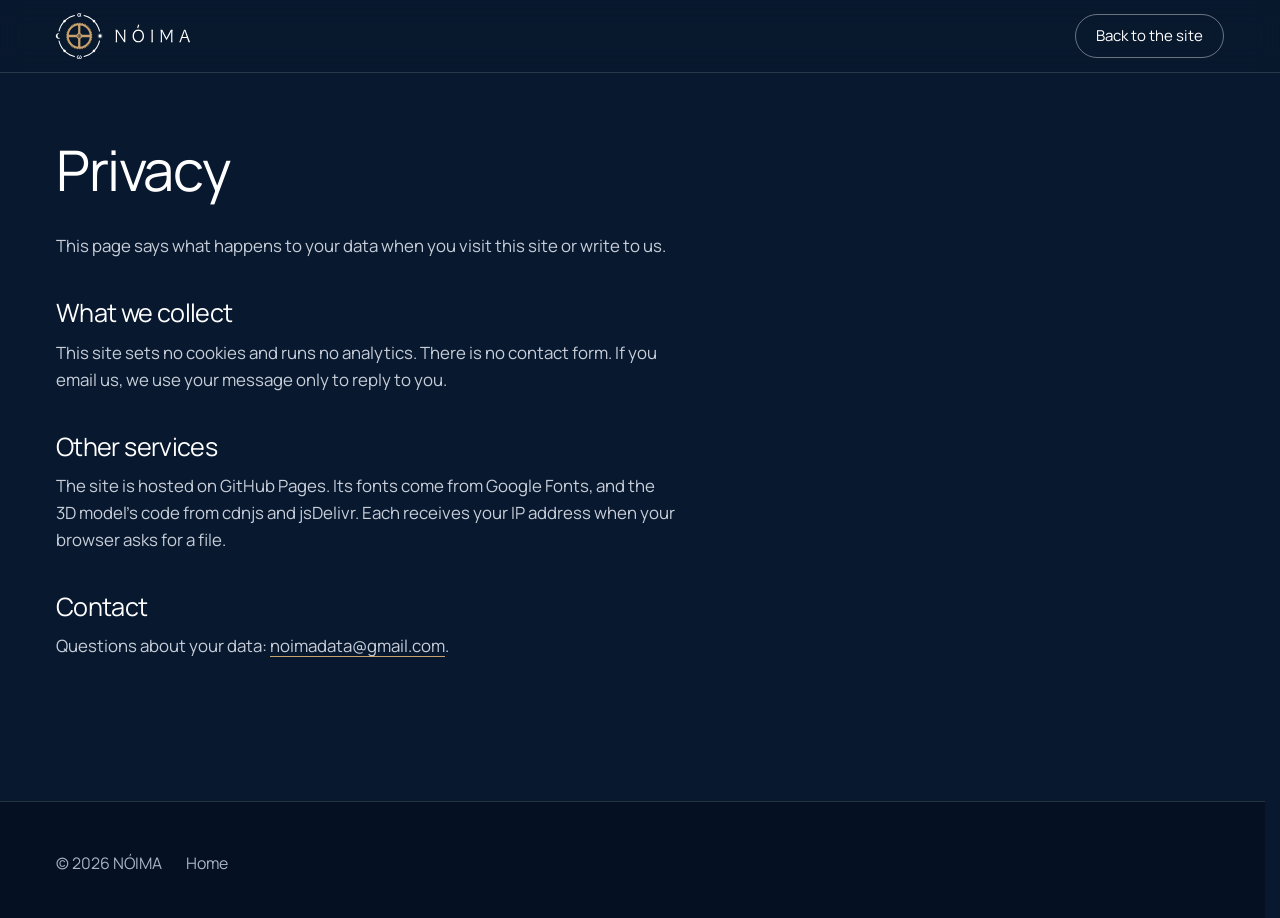
<file: privacy.html>
<!doctype html>
<html lang="en">
<head>
<meta charset="utf-8">
<meta name="viewport" content="width=device-width, initial-scale=1">
<title>Privacy · NÓIMA</title>
<meta name="theme-color" content="#08182E">
<script>(function(){var t;/* light mode paused */if(t!=='light')t='dark';document.documentElement.dataset.theme=t;})();</script>
<link rel="icon" href="assets/brand/favicon.svg" type="image/svg+xml">
<link rel="icon" href="assets/brand/favicon.ico" sizes="any">
<link rel="preconnect" href="https://fonts.googleapis.com">
<link rel="preconnect" href="https://fonts.gstatic.com" crossorigin>
<link rel="stylesheet" href="https://fonts.googleapis.com/css2?family=Manrope:wght@300..600&display=swap">
<link rel="stylesheet" href="css/style.css?v=105">
<link rel="canonical" href="https://noimadata.com/privacy.html">
<meta name="description" content="What happens to your data when you visit the NÓIMA website or write to us.">
</head>
<body>
<header class="nav scrolled">
  <div class="wrap nav-in">
    <a class="logo" href="index.html" aria-label="NÓIMA home"><img src="assets/brand/noima-horizontal-no-tagline-bronze-white-transparent.svg" alt="NÓIMA"></a>
    <a class="nav-cta" href="index.html">Back to the site</a>
  </div>
</header>
<main class="wrap legal">
  <h1>Privacy</h1>
  <p>This page says what happens to your data when you visit this site or write to us.</p>
  <h2>What we collect</h2>
  <p>This site sets no cookies and runs no analytics. There is no contact form. If you email us, we use your message only to reply to you.</p>
  <h2>Other services</h2>
  <p>The site is hosted on GitHub Pages. Its fonts come from Google Fonts, and the 3D model’s code from cdnjs and jsDelivr. Each receives your IP address when your browser asks for a file.</p>
  <h2>Contact</h2>
  <p>Questions about your data: <a href="mailto:noimadata@gmail.com">noimadata@gmail.com</a>.</p>
</main>
<footer><div class="wrap foot-in"><p class="foot-legal"><span>© 2026 NÓIMA</span><a href="index.html">Home</a></p></div></footer>
</body>
</html>
</file>
<file: css/style.css>
/* NÓIMA website.
   Elegant first: generous space, hairlines, calm motion.
   Palette: navy, bronze, silver and white only. Bronze means "look here" (one emphasised word, numerals, small
   labels, focus, selection); silver and white carry the reading text. Rebuilt 20 Nov 2026 after the full review
   (docs/review/01-ux-ui.md): one container, one type scale, one card, one reveal.
   The explorer's styles are in explorer.css. */
:root {
  /* Navy ramp */
  --navy-950: #08182E;      /* menu sheet, explorer backdrop: the same navy as the page (the near-black #050F1F was too dark) */
  --navy-900: #08182E;      /* the base page colour (the logo navy) */
  --navy-800: #0C2140;      /* alternate sections */
  --navy-700: #0E2546;      /* call to action */
  --navy-600: #0C2039;      /* cards, panels, tooltips: the page navy lifted only a touch (the lighter #102A4E read as a blue box) */
  --card-line: rgba(255, 255, 255, .2);   /* the fine silver outline that defines a box */
  --navy-500: #17386A;      /* hover fill of a row */
  /* Bronze */
  --bronze: #C9A16C;
  --bronze-hi: #E0BE8E;
  --bronze-wash: rgba(201, 161, 108, .14);
  --gear: #C9A16C;         /* the gear in the inline logos (index.html) */
  /* Silver and white: text and lines */
  --fg: #FFFFFF;
  --text-2: #C7CED9;        /* body text */
  --text-3: #A9B4C4;        /* small labels and captions */
  --silver-100: #EEF1F5;
  --silver-500: #8E9BB0;
  --line: rgba(255, 255, 255, .14);         /* dividers (decorative) */
  --line-strong: rgba(255, 255, 255, .4);   /* outlines of buttons and controls */
  /* Section tints. The stars sit behind the page, so sections are tinted, not painted: these give #0C2140 and
     #0E2546 over the navy while the stars still show through. */
  --tint-foot: rgba(1, 6, 16, .36);   /* over the navy this gives about #051225: the call to action and the footer (.5 and .58 were too dark on desktop, .24 too light) */
  /* Motion */
  --ease: cubic-bezier(.22, .61, .2, 1);
  --ease-io: cubic-bezier(.65, 0, .35, 1);
  --dur-1: 120ms; --dur-2: 200ms; --dur-3: 320ms; --dur-4: 480ms; --dur-5: 700ms;
  /* Layout: one container for everything */
  --gut: 20px;
  --sec: 72px;
  --pad: 24px;              /* card padding */
  --gap: 24px;
  /* Type: Manrope for everything. The logo keeps GFS Neohellenic. */
  --f-head: 'Manrope', system-ui, sans-serif;
  --f-body: 'Manrope', system-ui, sans-serif;
  --fs-display: clamp(40px, 4.5vw + 23px, 96px);
  --fs-h2: clamp(30px, 2.2vw + 22px, 56px);
  --fs-h3l: clamp(24px, .95vw + 20.4px, 34px);
  --fs-h3: clamp(21px, .47vw + 19.2px, 26px);
  --fs-lead: clamp(17px, .28vw + 16px, 20px);
  --fs-body: clamp(16px, .1vw + 15.6px, 17px);
  --fs-small: clamp(15px, .1vw + 14.6px, 16px);
  --fs-label: clamp(12px, .1vw + 11.6px, 13px);
  color-scheme: dark;
}
@media (min-width: 768px) { :root { --gut: 40px; --sec: 96px; --pad: 32px; } }
@media (min-width: 1024px) { :root { --gut: 56px; --sec: 128px; } }
@media (min-width: 1440px) { :root { --gut: 72px; --sec: 160px; } }

*, *::before, *::after { box-sizing: border-box; margin: 0; padding: 0; }
html { -webkit-text-size-adjust: 100%; scroll-behavior: smooth; scrollbar-gutter: stable; scroll-padding-top: 72px; }
body {
  background: var(--navy-900); color: var(--fg);
  font-family: var(--f-body); font-weight: 400; font-size: var(--fs-body); line-height: 1.6;
  overflow-x: hidden;
  -webkit-font-smoothing: antialiased;
}
body.landing-on, body.menu-open { overflow: hidden; }
body.landing-on { height: 100vh; }
a { color: inherit; text-decoration: none; }
button { font: inherit; color: inherit; background: none; border: 0; cursor: pointer; }
img { display: block; max-width: 100%; }
ul, ol { list-style: none; }
b, strong { font-weight: 500; }
em { font-style: normal; color: var(--bronze); }
h1, h2, h3 { font-family: var(--f-head); font-weight: 400; line-height: 1.08; letter-spacing: -.025em; text-wrap: balance; }
h2 { font-size: var(--fs-h2); max-width: 30ch; }
h3 { font-size: var(--fs-h3); line-height: 1.2; letter-spacing: -.015em; }
p { text-wrap: pretty; }
::selection { background: var(--bronze); color: #08182E; }
:focus-visible { outline: 2px solid var(--bronze); outline-offset: 3px; border-radius: 4px; }

.wrap { width: 100%; max-width: 1320px; margin-inline: auto; padding-inline: var(--gut); }
main { position: relative; z-index: 1; overflow-x: clip; }
main:focus { outline: none; }
#sky { position: fixed; inset: 0; width: 100%; height: 100%; z-index: 0; pointer-events: none; }
/* During the landing the page content is hidden (the sky stays visible behind the logo); at the hand-over it fades in */
main, footer, .nav-links, .nav-end { transition: opacity 1.1s cubic-bezier(.45, 0, .55, 1); }
body.landing-on main, body.landing-on footer, body.landing-on .nav-links, body.landing-on .nav-end { opacity: 0; }
body.landing-on.landing-leaving main, body.landing-on.landing-leaving footer, body.landing-on.landing-leaving .nav-links, body.landing-on.landing-leaving .nav-end { opacity: 1; }

section { position: relative; padding-block: var(--sec); }
/* One dark navy from top to bottom (Giannis, 20 Nov 2026). Sections are separated by a hairline and generous space, and
   each has one soft light, like the one behind the model in the hero, alternating sides. Each light fades out inside
   its own section, so no edge is ever cut. */
main > section + section::before { content: ""; position: absolute; inset: 0 0 auto; height: 1px; background: var(--line); transform: scaleX(0); transform-origin: left; transition: transform 1200ms var(--ease-io); }
main > section.seen::before { transform: none; }
/* On desktop every section is at least one window tall, with its content centred, so only one section (and one
   dividing line) is in view at a time (Giannis, 20 Nov 2026). */
@media (min-width: 1024px) {
  main > section:not(.hero) { min-height: 100svh; display: flex; align-items: center; }
  main > section:not(.hero) > .wrap { width: 100%; }
}
main > section:not(.hero):not(.contact)::after { content: ""; position: absolute; inset: 0; z-index: -1; pointer-events: none; background: radial-gradient(ellipse max(38%, 340px) 36% at 12% 50%, rgba(16, 42, 78, .85) 0%, rgba(8, 24, 46, 0) 100%); }
main > section:not(.hero):not(.contact):nth-of-type(odd)::after { background: radial-gradient(ellipse max(38%, 340px) 36% at 88% 50%, rgba(16, 42, 78, .85) 0%, rgba(8, 24, 46, 0) 100%); }
/* Tied to the scroll position itself (where the browser supports it): the light in each section drifts as the section
   passes, and the hero's words and model lift and fade as they leave. */
@supports (animation-timeline: view()) {
  @media (prefers-reduced-motion: no-preference) {
    main > section:not(.hero):not(.contact)::after { animation: glowDrift linear both; animation-timeline: view(); }
    .hero-grid { animation: heroOut linear both; animation-timeline: view(); animation-range: exit 0% exit 85%; }
  }
}
@keyframes glowDrift { from { translate: 0 -14%; } to { translate: 0 14%; } }
@keyframes heroOut { to { opacity: .1; translate: 0 -56px; } }
/* the one background change on the page: the call to action and the footer sit on a darker blue (the stars still show) */
/* it comes in gradually: the navy deepens over the first 40% of the section, and there is no dividing line above it */
main > section.contact { background: linear-gradient(to bottom, rgba(1, 6, 16, 0) 0%, var(--tint-foot) min(40%, 420px)); }
main > section.contact::before { display: none; }
/* on phones the fade is short (120 px), so the navy above and the darker blue below are in view together; a long fade
   fills the small screen and the change goes unnoticed */
@media (max-width: 767px) { main > section.contact { background: linear-gradient(to bottom, rgba(1, 6, 16, 0) 0, var(--tint-foot) 120px); } }



/* Section opener: the same everywhere. Label, heading, lead, all on one left edge. */
.opener { margin-bottom: clamp(32px, 4vw, 56px); }
.label { display: flex; align-items: center; gap: 12px; font-size: var(--fs-label); letter-spacing: .16em; text-transform: uppercase; color: var(--text-3); margin-bottom: 24px; }
.gn { text-transform: none; letter-spacing: .04em; font-size: 17px; color: var(--bronze); }
.label .gn::after { content: ""; display: inline-block; width: 24px; height: 1px; background: var(--bronze); vertical-align: middle; margin-left: 12px; }
.label-sm { display: block; font-size: var(--fs-label); letter-spacing: .16em; text-transform: uppercase; color: var(--text-3); }
.section-lead { color: var(--text-2); max-width: 48ch; margin-top: 24px; font-size: var(--fs-lead); line-height: 1.5; }

/* ---------- Reveal: one pattern. A quiet rise of 16 px, once. ---------- */
[data-reveal] { opacity: 0; translate: 0 16px; transition: opacity var(--dur-5) var(--ease), translate var(--dur-5) var(--ease); transition-delay: calc(var(--i, 0) * 60ms); }
[data-reveal].in { opacity: 1; translate: 0 0; }
/* the hero headline alone rises word by word */
.w { display: inline-block; overflow: hidden; vertical-align: top; padding: .08em 0 .16em; margin: -.08em 0 -.16em; }
.wi { display: inline-block; transform: translateY(105%); transition: transform var(--dur-5) var(--ease); transition-delay: calc(60ms + var(--i) * 60ms); }
.in .wi { transform: none; }

/* ---------- Buttons ---------- */
.btn { display: inline-flex; align-items: center; justify-content: center; gap: 10px; min-height: 48px; padding: 12px 26px; border-radius: 99px; border: 1px solid var(--line-strong); font-size: 16px; letter-spacing: .01em; white-space: nowrap; transition: border-color var(--dur-2), background-color var(--dur-2), color var(--dur-2), scale var(--dur-2) var(--ease); }
/* hover: a filled button changes colour completely; an outline button changes its border colour. No glow, no see-through
   fill, no lift (Giannis, 20 Nov 2026). */
.btn:hover { border-color: var(--bronze); scale: 1.05; }
.btn:active { scale: .98; }

.btn-solid { background: #FFFFFF; color: #08182E; border-color: #FFFFFF; }
.btn-solid:hover { background: var(--bronze); border-color: var(--bronze); color: #08182E; }
.btn-solid:focus-visible, .nav-cta:focus-visible, .btn:focus-visible { border-radius: 99px; }
.btn .ico { transition: scale var(--dur-2) var(--ease); }

.btn-sm { min-height: 40px; padding: 8px 18px; font-size: 15px; }
.btn .ico, .icon-btn svg { width: 20px; height: 20px; fill: none; stroke: currentColor; stroke-width: 1.5; stroke-linecap: round; stroke-linejoin: round; flex: none; }
.icon-btn { width: 44px; height: 44px; border-radius: 50%; display: grid; place-items: center; border: 1px solid var(--line-strong); color: var(--text-2); transition: border-color var(--dur-2), color var(--dur-2), background-color var(--dur-2), scale var(--dur-2) var(--ease); }
.icon-btn:hover { border-color: var(--bronze); color: var(--fg); scale: 1.1; }
.icon-btn:focus-visible { border-radius: 50%; }

/* One card */
/* There are no boxes on the page: content is set in the open, divided by hairlines (Giannis, 20 Nov 2026). */
.card { position: relative; }

/* ---------- Landing ---------- */
.landing { position: fixed; inset: 0; z-index: 200; background: transparent; color: var(--fg); display: grid; place-items: center; cursor: pointer; }
.landing.leaving { pointer-events: none; }
.landing-logo { width: min(80vw, 760px); height: auto; overflow: visible; transform-origin: 0 0; visibility: hidden; will-change: transform; }
.landing-logo .name { transform-box: view-box; will-change: transform; }
.landing-logo.ready { visibility: visible; }
.landing.leaving .landing-logo .tagline { opacity: 0; transition: opacity .5s; }
.landing-skip { position: absolute; bottom: 20px; left: 50%; translate: -50% 0; min-height: 44px; padding: 10px 22px; font-size: 12px; letter-spacing: .16em; text-transform: uppercase; color: var(--text-3); transition: opacity var(--dur-3), color var(--dur-2); }
.landing-skip:hover { color: var(--fg); }
.landing.leaving .landing-skip { opacity: 0; }
body.landing-on .nav .logo { opacity: 0; }

/* ---------- The reading line: from α to ω as the page is read ---------- */
.readline { position: fixed; inset: 0 0 auto; height: 2px; z-index: 70; pointer-events: none; opacity: 0; transition: opacity var(--dur-4); }
.started .readline { opacity: 1; }
.readline i { display: block; height: 100%; background: linear-gradient(90deg, rgba(201, 161, 108, .5), var(--bronze)); transform: scaleX(0); transform-origin: left; }

/* ---------- Header ---------- */
.skip-link { position: fixed; left: 16px; top: -80px; z-index: 300; padding: 12px 18px; border-radius: 10px; background: #FFFFFF; color: #08182E; transition: top var(--dur-2); }
.skip-link:focus { top: 16px; }
.nav { position: fixed; inset: 0 0 auto; z-index: 60; transition: translate var(--dur-3) var(--ease), background-color var(--dur-3), box-shadow var(--dur-3); }
.nav-in { display: flex; align-items: center; justify-content: space-between; gap: 24px; height: 64px; }
.nav.scrolled { background: rgba(8, 24, 46, .88); backdrop-filter: blur(12px); -webkit-backdrop-filter: blur(12px); box-shadow: 0 1px 0 var(--line); }
.nav.hide { translate: 0 -110%; }
body.menu-open .nav { translate: 0 0; background: var(--navy-950); backdrop-filter: none; -webkit-backdrop-filter: none; box-shadow: 0 1px 0 var(--line); }
/* The logo file has clear space around the symbol: its ink starts 5.2% in from the left. The box is pulled left by
   that much, so the symbol itself starts on the page's left edge, in line with the headings below it. */
.logo, .foot-logo { --lw: 132px; position: relative; display: block; width: var(--lw); margin-left: calc(var(--lw) * -.052); aspect-ratio: 306.59 / 125; flex: none; color: var(--fg); }
.logo img { position: absolute; inset: 0; width: 100%; height: 100%; }
.logo-svg { display: block; width: 100%; height: 100%; overflow: visible; }
.spin-logo .dial, .spin-logo .gear { transform-box: view-box; transform-origin: 50px 50px; }
.spin-logo.spin .dial { animation: dialTurn 3.2s cubic-bezier(.45, .05, .25, 1); }
.spin-logo.spin .gear { animation: gearTurn 3.2s cubic-bezier(.45, .05, .25, 1); }
@keyframes dialTurn { to { transform: rotate(-360deg); } }
@keyframes gearTurn { to { transform: rotate(360deg); } }
.logo { transition: opacity .5s; }
.nav-links { display: none; gap: 32px; font-size: 15px; }
.nav-links a { position: relative; padding: 10px 0; color: var(--text-2); transition: color var(--dur-2); }
.nav-links a::after { content: ""; position: absolute; left: 0; right: 0; bottom: 4px; height: 1px; background: var(--bronze); transform: scaleX(0); transform-origin: left; transition: transform var(--dur-2) var(--ease); }
.nav-links a:hover, .nav-links a[aria-current] { color: var(--fg); }
.nav-links a:hover::after, .nav-links a[aria-current]::after { transform: scaleX(1); }
.nav-end { display: flex; align-items: center; gap: 8px; }
.nav-cta { display: inline-flex; align-items: center; min-height: 44px; border: 1px solid var(--line-strong); border-radius: 99px; padding: 8px 20px; font-size: 15px; white-space: nowrap; transition: border-color var(--dur-2), background-color var(--dur-2), color var(--dur-2), scale var(--dur-2) var(--ease); }
.nav-cta:hover { border-color: var(--bronze); scale: 1.05; }
/* under 1024 px the Contact pill is lower, to sit level with the two-line menu button; its tap area stays 44 px tall */
@media (max-width: 1023px) {
  .nav-cta { position: relative; min-height: 34px; padding: 5px 16px; font-size: 14px; }
  .nav-cta::after { content: ""; position: absolute; inset: -5px 0; }
}
.cta-l { display: none; }
.menu-btn { position: relative; width: 44px; height: 44px; margin-right: -10px; border-radius: 50%; }
.menu-btn span { position: absolute; left: 12px; width: 20px; height: 1.5px; background: currentColor; border-radius: 2px; transition: transform var(--dur-2) var(--ease), top var(--dur-2) var(--ease); }
.menu-btn span:first-child { top: 18px; }
.menu-btn span:last-child { top: 25px; }
.menu-btn[aria-expanded="true"] span:first-child { top: 21.5px; transform: rotate(45deg); }
.menu-btn[aria-expanded="true"] span:last-child { top: 21.5px; transform: rotate(-45deg); }
.menu-btn:focus-visible { border-radius: 50%; }
@media (min-width: 1024px) {
  .nav-in { height: 72px; }
  .logo { --lw: 150px; }
  .nav-links { display: flex; }
  .menu-btn { display: none; }
  .cta-l { display: inline; } .cta-s { display: none; }
}

/* The menu for phones and tablets: a full-screen sheet under the header */
.menu { position: fixed; inset: 0; z-index: 55; padding-top: 88px; padding-bottom: 32px; background: var(--navy-950); overflow-y: auto; display: flex; flex-direction: column; opacity: 0; transition: opacity var(--dur-3) var(--ease); }
.menu[hidden] { display: none; }
.menu.open { opacity: 1; }
.menu nav a { display: flex; align-items: center; gap: 18px; min-height: 64px; font-size: 28px; letter-spacing: -.02em; border-bottom: 1px solid var(--line); opacity: 0; translate: 0 12px; transition: opacity var(--dur-3) var(--ease), translate var(--dur-3) var(--ease); transition-delay: calc(var(--i, 0) * 40ms); }
.menu.open nav a { opacity: 1; translate: 0 0; }
.menu nav .gn { width: 28px; font-size: 16px; }
.menu-foot { margin-top: auto; padding-top: 32px; color: var(--text-2); }
.menu-foot a { display: inline-flex; align-items: center; min-height: 44px; }
@media (min-width: 1024px) { .menu { display: none; } }

/* ---------- Hero ---------- */
.hero { padding: 0; min-height: 100svh; display: flex; overflow: hidden; }
.hero-grid { position: relative; display: grid; align-content: center; row-gap: 20px; padding-top: 76px; padding-bottom: 40px; }
.hero-def { display: flex; flex-wrap: wrap; align-items: baseline; gap: 4px 14px; margin-bottom: 20px; }
.hd-word { font-family: 'GFS Neohellenic', Georgia, serif; font-size: clamp(26px, 2.2vw, 34px); line-height: 1; color: var(--bronze); }
.hd-mean { color: var(--text-2); font-size: var(--fs-small); }
.hero h1 { font-size: var(--fs-display); line-height: 1.02; letter-spacing: -.03em; }
.hero-sub { margin-top: 24px; color: var(--text-2); max-width: 44ch; font-size: var(--fs-lead); line-height: 1.5; }
.hero-actions { display: flex; flex-wrap: wrap; gap: 10px 12px; margin-top: 32px; }
/* The live 3D model is in the hero on every screen (Giannis, 20 Nov 2026). On phones it sits above the words; from
   768 px it sits beside them. It works the same everywhere. If the 3D cannot run at all, .mech-fallback shows. */
.hero-bg { position: absolute; inset: 0; pointer-events: none; background: radial-gradient(70% 30% at 50% 28%, rgba(16, 42, 78, .9) 0%, rgba(8, 24, 46, 0) 100%); }
.hero-stage { order: -1; position: relative; display: grid; justify-items: center; gap: 10px; min-width: 0; opacity: 0; transition: opacity var(--dur-5) var(--ease) .2s; }
.started .hero-stage, .hero.no-gl .hero-stage { opacity: 1; }
.mech-title { font-size: var(--fs-label); letter-spacing: .16em; text-transform: uppercase; color: var(--text-3); text-align: center; }
.mech-box { position: relative; width: 100%; height: clamp(200px, 34svh, 340px); }
#mech { position: absolute; inset: 0; width: 100%; height: 100%; opacity: 0; transition: opacity var(--dur-5) var(--ease); }
.mech-on #mech { opacity: 1; }
.mech-fallback { display: none; position: absolute; inset: 12%; width: 76%; height: 76%; object-fit: contain; }
.hero.no-gl .mech-fallback { display: block; }
.hero.no-gl #mech, .hero.no-gl .mech-cap, .hero.no-gl .mech-title { display: none; }
.mech-cap { display: grid; justify-items: center; gap: 14px; width: 100%; }
.mech-stage { display: flex; justify-content: center; align-items: baseline; gap: 10px; white-space: nowrap; font-size: 14px; }
/* The model can be turned on every screen: a sideways drag rotates it, an up-and-down swipe still scrolls the page.
   There are no buttons: it always turns, and about a second after you let go it glides back to its starting view. */
#mech { cursor: grab; touch-action: pan-y; }
#mech.dragging { cursor: grabbing; }
/* The hero says less as the screen gets smaller: under 1024 px the definition drops the pronunciation and the sentence
   is the short one. */
.hs-short { display: none; }
@media (max-width: 1023px) {
  .hd-long, .hs-long { display: none; }
  .hs-short { display: inline; }
}
@media (min-width: 768px) {
  .hero-bg { background: radial-gradient(42% 52% at 76% 50%, rgba(16, 42, 78, .9) 0%, rgba(8, 24, 46, 0) 100%); }
  .hero-grid { grid-template-columns: repeat(12, 1fr); column-gap: var(--gap); align-content: stretch; align-items: center; padding-top: 72px; padding-bottom: 0; }
  .hero-copy { grid-column: 1 / span 7; }
  .hero-stage { order: 0; grid-column: 8 / span 5; gap: 20px; }
  .mech-title { display: block; }
  .mech-box { height: clamp(300px, 46svh, 540px); }
  .mech-stage { font-size: 15px; }
}
@media (min-width: 1024px) {
  .hero { min-height: 640px; height: 100svh; }
  .mech-box { height: clamp(320px, 58vh, 540px); }
  .mech-stage { min-width: 250px; }
}
.ms-n { color: var(--bronze); font-variant-numeric: tabular-nums; }
.ms-n, .ms-t { display: inline-block; transition: opacity var(--dur-3) var(--ease), translate var(--dur-3) var(--ease); }
.ms-t.swap, .ms-n.swap { opacity: 0; translate: 0 6px; }
.mech-pause .i-play { display: none; fill: currentColor; stroke: none; }
.mech-pause[aria-pressed="true"] .i-play { display: block; }
.mech-pause[aria-pressed="true"] .i-pause { display: none; }

/* ---------- αʹ What we do: one row per service. The name and the benefit show; a click on the row opens "What you get"
   beneath it. Click only: nothing changes when the pointer just passes over. ---------- */
.services { display: grid; } /* each row has a line above it and none under the last: the next section's own line closes the list */
.service { display: grid; grid-template-columns: 40px minmax(0, 1fr) 44px; column-gap: 16px; row-gap: 14px; align-items: center; padding: 28px 0; border-top: 1px solid var(--line); cursor: pointer; }
.service { position: relative; }
.service::before { content: ""; position: absolute; left: 0; right: 0; top: -1px; height: 1px; background: var(--bronze); transform: scaleX(0); transform-origin: left; transition: transform 600ms var(--ease-io); }
.service.on::before { transform: none; }
.svc-top { grid-column: 1; grid-row: 1; display: flex; }
.svc-ico { width: 36px; height: 36px; fill: none; stroke: var(--bronze); stroke-width: 1.5; stroke-linecap: round; stroke-linejoin: round; }
.service h3 { grid-column: 2; grid-row: 1; font-size: clamp(26px, 1.6vw + 18px, 44px); line-height: 1.1; letter-spacing: -.02em; transition: color var(--dur-2); }
.svc-swap { grid-column: 2 / -1; grid-row: 2; min-width: 0; }
.svc-lead { font-size: clamp(19px, .6vw + 16px, 26px); font-weight: 500; line-height: 1.3; color: var(--bronze); margin-bottom: 10px; }
.svc-desc { color: var(--text-2); max-width: 62ch; }
.svc-list { max-height: 0; overflow: hidden; opacity: 0; visibility: hidden; transition: max-height var(--dur-4) var(--ease), padding-top var(--dur-4) var(--ease), opacity var(--dur-3) var(--ease), visibility 0s linear var(--dur-4); }
.service.on .svc-list { max-height: 320px; padding-top: 28px; opacity: 1; visibility: visible; transition: max-height var(--dur-4) var(--ease), padding-top var(--dur-4) var(--ease), opacity var(--dur-3) var(--ease), visibility 0s; }
.ticks-k { margin-bottom: 14px; }
.ticks { display: grid; gap: 10px; align-content: start; }
.ticks li { position: relative; padding-left: 24px; font-size: var(--fs-body); line-height: 1.45; color: var(--fg); max-width: 60ch; }
.ticks li::before { content: ""; position: absolute; left: 0; top: 12px; width: 12px; height: 1px; background: var(--bronze); }
/* the + at the end of the row: the control for keyboard and screen readers; it turns to an × when the row is open */
.svc-more { grid-column: 3; grid-row: 1; justify-self: end; display: grid; place-items: center; width: 44px; height: 44px; color: var(--fg); }
.svc-more .sm-t { position: absolute; width: 1px; height: 1px; overflow: hidden; clip-path: inset(50%); white-space: nowrap; }
.svc-more i { position: relative; width: 40px; height: 40px; border: 1px solid var(--line-strong); border-radius: 50%; transition: border-color var(--dur-2), rotate var(--dur-3) var(--ease), color var(--dur-2), scale var(--dur-2) var(--ease); }
.svc-more i::before, .svc-more i::after { content: ""; position: absolute; left: 50%; top: 50%; width: 12px; height: 1px; background: currentColor; translate: -50% -50%; }
.svc-more i::after { rotate: 90deg; }
.service.on .svc-more i { rotate: 45deg; border-color: var(--bronze); color: var(--bronze); }
.svc-more:focus-visible { border-radius: 50%; outline-offset: 2px; }
@media (hover: hover) and (pointer: fine) {
  .service:hover::before { transform: none; }
  .service:hover .svc-more i { border-color: var(--bronze); scale: 1.1; }
}
@media (min-width: 1024px) {
  .service { grid-template-columns: 64px 4fr 6fr 44px; column-gap: var(--gap); row-gap: 0; align-items: start; padding: 40px 0; }
  .svc-ico { width: 44px; height: 44px; }
  .svc-swap { grid-column: 3; grid-row: 1; }
  .svc-more { grid-column: 4; }
}

/* ---------- βʹ How we work: a track from α to ω that lights up, step by step, as you scroll through it ---------- */
.track { position: relative; display: grid; gap: 40px; padding-left: 64px; }
/* The line is drawn in segments, one from each circle to the next (grey first; bronze fills it when the next step
   lights), so it stops at the last circle and never shows inside one. */
.tstep { position: relative; z-index: 1; }
.tstep:not(:last-child)::before, .tstep:not(:last-child)::after { content: ""; position: absolute; left: -44px; top: 14px; width: 1px; height: calc(100% + 40px); background: var(--line); pointer-events: none; }
.tstep:not(:last-child)::after { background: var(--bronze); transform: scaleY(var(--f, 0)); transform-origin: top; transition: transform 140ms linear; }
/* a step that is not lit yet is quieter, but still easy to read */
.tstep h3, .tstep p { opacity: .4; translate: 0 6px; transition: opacity var(--dur-4) var(--ease), translate var(--dur-4) var(--ease); }
.tstep.lit h3, .tstep.lit p { opacity: 1; translate: 0 0; }
.tstep.lit h3 { color: var(--bronze-hi); }
.tdot { position: absolute; left: -64px; top: -6px; z-index: 1; width: 40px; height: 40px; border-radius: 50%; display: grid; place-items: center; background: var(--navy-900); border: 1px solid var(--line-strong); font-size: 16px; color: var(--text-2); transition: border-color var(--dur-3), color var(--dur-3), box-shadow var(--dur-4), scale var(--dur-3) var(--ease); }
.tstep.lit .tdot { border-color: var(--bronze); color: var(--bronze); }
.tstep h3 { font-size: var(--fs-h3l); line-height: 1.15; letter-spacing: -.02em; margin-bottom: 8px; }
.tstep p { color: var(--text-2); max-width: 46ch; }
@media (min-width: 1024px) {
  .track { grid-template-columns: repeat(4, 1fr); gap: var(--gap); padding-left: 0; padding-top: 72px; }
  .tstep:not(:last-child)::before, .tstep:not(:last-child)::after { left: 20px; top: -52px; width: calc(100% + var(--gap)); height: 1px; }
  .tstep:not(:last-child)::after { transform: scaleX(var(--f, 0)); transform-origin: left; }
  .tdot { left: 0; top: -72px; }
  .tstep p { max-width: 30ch; }
}

/* ---------- γʹ Why NÓIMA, with the tools ---------- */
/* the four reasons: titles in a list; the chosen one's sentence shows large beside it (below it on small screens) */
.faq-q > span { display: flex; align-items: baseline; }
.faq-n { flex: none; min-width: 44px; color: var(--bronze); font-size: var(--fs-label); letter-spacing: .14em; vertical-align: middle; }
@media (min-width: 1024px) {
  .why-top { display: grid; grid-template-columns: 5fr 7fr; column-gap: var(--gap); align-items: start; }
  .why-top .opener { margin-bottom: 0; }
}
.tools { margin-top: clamp(56px, 6vw, 80px); }
.tools-k { margin-bottom: 28px; }
.tool-groups { display: grid; grid-template-columns: 1fr 1fr; gap: 36px var(--gap); }
.tool-group h3 { font-size: var(--fs-small); letter-spacing: 0; color: var(--fg); margin-bottom: 14px; }
.tool-group ul { display: grid; gap: 12px; }
.tool-group li { display: flex; align-items: center; gap: 12px; font-size: var(--fs-small); color: var(--text-2); }
/* each icon's image is set inline in index.html (mask-image), so its address is read from the page, wherever the site is served from */
.tool-group i { width: 20px; height: 20px; flex: none; background: var(--text-3); -webkit-mask-position: center; mask-position: center; -webkit-mask-size: contain; mask-size: contain; -webkit-mask-repeat: no-repeat; mask-repeat: no-repeat; transition: background-color var(--dur-1); }
.tool-group li:hover i { background: var(--bronze); }
@media (min-width: 1024px) { .tool-groups { grid-template-columns: repeat(4, 1fr); } }

/* ---------- δʹ Founders: the card flips over; the back is written to fit the front, so nothing moves ---------- */
.people { display: grid; gap: var(--gap); align-items: stretch; }
.person { position: relative; perspective: 1600px; cursor: pointer; }
.person[data-reveal]:not(.in) { translate: -32px 0; }
.person[data-reveal]:not(.in):nth-child(2) { translate: 32px 0; }
.person .fl { position: relative; display: grid; height: 100%; transform-style: preserve-3d; transition: transform var(--dur-5) cubic-bezier(.6, .05, .25, 1); }
.person.on .fl { transform: rotateY(180deg); }
.person .face { position: relative; grid-area: 1 / 1; min-width: 0; padding: var(--pad); padding-bottom: calc(var(--pad) + 52px);   border: 1px solid var(--line-strong); border-radius: 20px;  backface-visibility: hidden; -webkit-backface-visibility: hidden; transition: border-color var(--dur-2); }
/* both faces share one grid cell, so the card is as tall as its taller side and neither is ever cut off */
.person .back { transform: rotateY(180deg); }
/* nothing is painted on the card itself, only on its two faces, so nothing stays behind while it turns */
.person-k { display: block; font-size: var(--fs-label); letter-spacing: .16em; text-transform: uppercase; color: var(--bronze); }
.person h3 { font-size: var(--fs-h3l); line-height: 1.15; letter-spacing: -.02em; margin-top: 16px; }
.person .role { color: var(--fg); margin: 6px 0 16px; }
.person .bio { color: var(--text-2); max-width: 56ch; }
.person .back .bio { margin-top: 16px; }
.facts { display: grid; margin-top: 24px; }
.facts > div { display: grid; grid-template-columns: 110px 1fr; gap: 16px; padding: 12px 0; border-top: 1px solid var(--line); align-items: start; }
.facts dt { font-size: var(--fs-label); letter-spacing: .16em; text-transform: uppercase; color: var(--text-3); padding-top: 3px; }
.facts dd { color: var(--fg); }
.card-more { position: absolute; right: var(--pad); bottom: 20px; display: flex; align-items: center; gap: 10px; min-height: 44px; font-size: var(--fs-label); letter-spacing: .14em; text-transform: uppercase; color: var(--text-2); }
.cm-i { position: relative; width: 40px; height: 40px; flex: none; border: 1px solid var(--line-strong); border-radius: 50%; transition: border-color var(--dur-2), scale var(--dur-2) var(--ease); }
.cm-i::before, .cm-i::after { content: ""; position: absolute; left: 50%; top: 50%; width: 11px; height: 1px; background: currentColor; translate: -50% -50%; }
.cm-i::after { rotate: 90deg; }
.person .back .cm-i { rotate: 45deg; border-color: var(--bronze); color: var(--bronze); }
.person:focus-visible { outline: none; }
.person:focus-visible .face { outline: 2px solid var(--bronze); outline-offset: 3px; }
@media (max-width: 479px) { .facts > div { grid-template-columns: 1fr; gap: 2px; } }
@media (min-width: 1024px) { .people { grid-template-columns: 1fr 1fr; } }
/* the card turns only on a click (the + in its corner, or anywhere on the card); never on hover */
@media (hover: hover) and (pointer: fine) { .person:hover .cm-i { border-color: var(--bronze); scale: 1.1; } .person:hover .face { border-color: var(--bronze); } }

/* ---------- εʹ Our name and symbol: three parts (the name, the symbol, the logo). Their titles are on the left; a click
   shows that part on the right (under the titles on small screens). ---------- */
.name-text { color: var(--text-2); max-width: 60ch; margin-top: 16px; }

/* Chapter 1: the name */
.greek { font-family: 'GFS Neohellenic', Georgia, serif; font-size: clamp(56px, 3vw + 40px, 92px); line-height: .9; letter-spacing: 0; margin-top: 4px; }
.pron { color: var(--text-2); margin-top: 14px; }
.pron span { color: var(--bronze); }
/* how the word became the name: Greek letters, Latin letters, the logo's capitals. The steps appear left to right. */
.translit { display: flex; flex-wrap: wrap; align-items: center; gap: 10px 16px; margin-top: 16px; font-size: clamp(19px, .4vw + 17px, 23px); color: var(--text-2); }
.translit .tl-el { font-family: 'GFS Neohellenic', Georgia, serif; font-size: 1.25em; line-height: 1; }
.translit .tl-n { color: var(--fg); letter-spacing: .14em; }
.translit i { position: relative; width: 36px; height: 1px; background: var(--bronze); transform-origin: left; }
.translit i::after { content: ""; position: absolute; right: 0; top: -3px; width: 6px; height: 6px; border-top: 1px solid var(--bronze); border-right: 1px solid var(--bronze); rotate: 45deg; }
.translit > span { opacity: 0; transition: opacity var(--dur-2) var(--ease); }
.translit > i { transform: scaleX(0); transition: transform var(--dur-3) var(--ease); }
.translit.in > span { opacity: 1; } .translit.in > i { transform: none; }
.translit > :nth-child(2) { transition-delay: 150ms; } .translit > :nth-child(3) { transition-delay: 300ms; }
.translit > :nth-child(4) { transition-delay: 450ms; } .translit > :nth-child(5) { transition-delay: 600ms; }

/* Chapter 2: the symbol is the stage */
.sym { position: relative; display: grid; grid-template-columns: 1fr 1fr; gap: 12px; align-items: stretch; }
.sym-fig { grid-column: 1 / -1; justify-self: center; width: 150px; margin-bottom: 8px; }
.sym-svg { display: block; width: 100%; height: auto; overflow: visible; color: var(--fg); }
.sym-lines { display: none; position: absolute; inset: 0; width: 100%; height: 100%; overflow: visible; pointer-events: none; }
.sp { transition: opacity var(--dur-2) var(--ease); cursor: pointer; }
.sp-gear { transform-box: view-box; transform-origin: 50px 50px; }
/* it assembles once when it comes into view (1.2 s): the gear turns into place, then the ring, the letters, the Moon and Sun */
.sym .sp { transition: opacity var(--dur-2) var(--ease); } /* no entrance animation: the parts only dim and light when one is highlighted */
/* a chosen part stays at full strength; the others step back */
.sym[data-on] .sp { opacity: .35; }
.sym[data-on="gear"] .sp-gear, .sym[data-on="dial"] .sp-dial, .sym[data-on="ao"] .sp-ao, .sym[data-on="sky"] .sp-sky { opacity: 1; }
.sym[data-picked="gear"] .sp-gear { animation: symTurn 6s var(--ease-io) 1; } /* one turn, then still */
@keyframes symTurn { to { rotate: 360deg; } }
/* the four meanings. Phones: chips (the sentence shows in the panel). */
.sym-row { display: grid; align-content: center; gap: 4px; min-height: 48px; padding: 8px 14px; border: 1px solid var(--line-strong); border-radius: 14px; text-align: left; transition: border-color var(--dur-2), background-color var(--dur-2); }
.sr-t { font-size: 15px; color: var(--fg); transition: color var(--dur-2); }
.sr-d { display: none; color: var(--text-2); font-size: var(--fs-small); line-height: 1.45; }
.sym-row.on { border-color: var(--bronze); }
.sym-row.on .sr-t { color: var(--bronze); }
.sym-row:focus-visible { border-radius: 14px; }
.sym-panel { grid-column: 1 / -1; min-height: 96px; margin-top: 8px; padding: 16px 0 0; border-top: 1px solid var(--line); color: var(--text-2); font-size: var(--fs-small); line-height: 1.45; }
.sym-panel b { display: block; font-weight: 400; font-size: var(--fs-h3); color: var(--bronze); margin-bottom: 4px; }
.sp-hint { color: var(--text-3); }
@media (min-width: 768px) {
  /* tablets: the callouts in a 2 x 2 grid under the symbol, each with its sentence; no panel */
  .sym { gap: 16px var(--gap); }
  .sym-fig { width: 190px; margin-bottom: 12px; }
  .sym-row { align-content: start; min-height: 64px; padding: 16px 18px; border-color: var(--line); }
  .sr-t { font-size: 22px; letter-spacing: -.015em; }
  .sr-d { display: block; }
  .sym-panel { display: none; }
}
@media (min-width: 1280px) {
  /* desktop: the symbol in the middle, two callouts on each side, each joined to its part by a thin bronze line */
  .sym { grid-template-columns: 1fr clamp(190px, 16vw, 240px) 1fr; grid-template-rows: auto auto; gap: 0 clamp(48px, 6vw, 96px); align-items: center; }
  .sym-fig { position: relative; z-index: 1; grid-column: 2; grid-row: 1 / span 2; width: 100%; margin: 0; } /* above the leader lines: a line that crosses the ring passes behind it */
  .sym-lines { display: block; }
  /* both callouts of a row start on the same line, whatever their length */
  .sym-row { align-self: center; max-width: 34ch; min-height: 0; padding: 10px 0; border: 0; border-radius: 6px; background: none !important; }
  .sym-row[data-part="gear"] { grid-column: 1; grid-row: 1; justify-self: end; text-align: right; }
  .sym-row[data-part="ao"] { grid-column: 1; grid-row: 2; justify-self: end; text-align: right; }
  .sym-row[data-part="dial"] { grid-column: 3; grid-row: 1; justify-self: start; }
  .sym-row[data-part="sky"] { grid-column: 3; grid-row: 2; justify-self: start; }
  .sym-row:focus-visible { border-radius: 6px; outline-offset: 6px; }
  .ns-panel .sym { align-items: start; }
  .ns-panel .sym-row { align-self: start; padding-top: 0; }
  .ns-panel .sym-row:nth-of-type(n+3) { padding-top: 20px; }
}
.sym-lines path { fill: none; stroke: var(--bronze); stroke-width: 1; opacity: .5; transition: opacity var(--dur-2); }
.sym-lines circle { fill: var(--bronze); opacity: .6; transition: opacity var(--dur-2); }
.sym-lines .on { opacity: 1 !important; }

.ns { display: grid; gap: 28px; }
.ns-tabs { display: grid; grid-template-columns: repeat(3, 1fr); }
.ns-tab { position: relative; border-top: 1px solid var(--line); display: flex; flex-direction: column; gap: 4px; align-items: flex-start; min-height: 56px; padding: 12px 0; text-align: left; font-size: clamp(18px, .7vw + 15.5px, 28px); line-height: 1.2; letter-spacing: -.02em; color: var(--text-3); transition: color var(--dur-2); }
/* the same bronze line as on the service rows: it draws along the line above a title on hover, and stays for the chosen one */
.ns-tab::after { content: ""; position: absolute; left: 0; right: 0; top: -1px; height: 1px; background: var(--bronze); transform: scaleX(0); transform-origin: left; transition: transform 600ms var(--ease-io); }
.ns-tab.on { color: var(--fg); }
.ns-tab.on::after { transform: none; }
.ns-tab:focus-visible { border-radius: 4px; outline-offset: 2px; }
.ns-panel:not(.on) { display: none; }
.ns-panel.on { animation: nsIn var(--dur-4) var(--ease) both; }
@keyframes nsIn { from { opacity: 0; translate: 0 12px; } }
.join-logo { --lw: min(100%, 440px); width: var(--lw); margin-left: calc(var(--lw) * -.052); } /* the symbol starts on the left edge (see .logo) */
.join-svg { display: block; width: 100%; height: auto; overflow: visible; color: var(--fg); shape-rendering: geometricPrecision; }
.ns-quote { margin-top: 24px; max-width: 46ch; font-size: var(--fs-lead); line-height: 1.5; color: var(--text-2); }
.name-explore { margin-top: 24px; }
@media (hover: hover) and (pointer: fine) { .ns-tab:hover { color: var(--fg); } .ns-tab:hover::after { transform: none; } }
@media (min-width: 1024px) {
  /* titles in a list on the left; the three parts share one space on the right, so nothing moves when you switch */
  .ns { grid-template-columns: 4fr 8fr; column-gap: clamp(40px, 6vw, 96px); align-items: start; }
  .ns-tabs { grid-template-columns: 1fr; }
  .ns-tab { flex-direction: row; align-items: baseline; gap: 0; min-height: 72px; padding: 20px 0; }
  .ns-panels { display: grid; align-items: start; } /* every part starts at the top, level with the line above the first title */
  .ns-panel > :first-child { margin-top: 0; }
  .ns-panel > .greek { margin-top: -.14em; } /* the word's own line box leaves space above its letters */
  .ns-panel .join-logo { margin-top: calc(var(--lw) * -.04); } /* the logo file has empty space above its ink */
  .ns-panel { grid-area: 1 / 1; min-width: 0; }
  .ns-panel:not(.on) { display: block; visibility: hidden; }
}

/* ---------- Questions: click a question to open its answer (the others close) ---------- */
.faqs { display: grid; }
.faq { position: relative; border-top: 1px solid var(--line); }
/* the same bronze line as on the service rows: drawn along the line above on hover, and kept while the row is open */
.faq::before { content: ""; position: absolute; left: 0; right: 0; top: -1px; height: 1px; background: var(--bronze); transform: scaleX(0); transform-origin: left; transition: transform 600ms var(--ease-io); }
.faq.open::before { transform: none; }
@media (hover: hover) and (pointer: fine) { .faq:hover::before { transform: none; } }
.faq h3 { font-size: clamp(20px, .4vw + 18.5px, 24px); }
.faq-q { display: flex; justify-content: space-between; align-items: center; gap: 20px; width: 100%; min-height: 72px; padding: 18px 0; text-align: left; transition: color var(--dur-2); }
.faq-q i { position: relative; flex: none; width: 32px; height: 32px; border: 1px solid var(--line-strong); border-radius: 50%; transition: border-color var(--dur-2), rotate var(--dur-3) var(--ease), background-color var(--dur-2), scale var(--dur-2) var(--ease); }
.faq-q i::before, .faq-q i::after { content: ""; position: absolute; left: 50%; top: 50%; width: 11px; height: 1px; background: currentColor; translate: -50% -50%; transition: opacity var(--dur-2); }
.faq-q i::after { rotate: 90deg; }
.faq-q:hover i { border-color: var(--bronze); scale: 1.1; }
.faq.open .faq-q i { rotate: 180deg; border-color: var(--bronze); }
.faq.open .faq-q i::after { opacity: 0; }
.faq-q:focus-visible { border-radius: 6px; outline-offset: 2px; }
.faq-a { display: grid; grid-template-rows: 0fr; transition: grid-template-rows var(--dur-4) var(--ease); }
.faq-a > div { overflow: hidden; visibility: hidden; transition: visibility 0s linear var(--dur-4); }
.faq.open .faq-a { grid-template-rows: 1fr; }
.faq.open .faq-a > div { visibility: visible; transition: visibility 0s; }
.faq-a p { color: var(--text-2); max-width: 56ch; padding-bottom: 26px; }
/* from 1024 px: the heading on the left, the four questions in one list on the right */
@media (min-width: 1024px) {
  #faq > .wrap { display: grid; grid-template-columns: 5fr 7fr; column-gap: var(--gap); align-items: start; }
  #faq .opener { margin-bottom: 0; }
  #faq { padding-block: calc(var(--sec) * .75); }
}

/* ---------- Call to action: a contact panel ---------- */
.contact-grid { display: grid; gap: 40px; align-items: center; }
.contact-title { font-size: var(--fs-display); line-height: 1.02; letter-spacing: -.03em; max-width: 14ch; }
.contact-text { color: var(--text-2); max-width: 46ch; margin-top: 24px; font-size: var(--fs-lead); line-height: 1.5; }
.contact-where { color: var(--text-3); font-size: var(--fs-small); max-width: 46ch; margin-top: 20px; }
.contact-panel { display: grid; gap: 14px; align-content: start; min-width: 0; }
.email { position: relative; font-size: clamp(22px, 1vw + 17px, 30px); letter-spacing: -.02em; line-height: 1.2; overflow-wrap: anywhere; justify-self: start; background: linear-gradient(var(--bronze), var(--bronze)) 0 100% / 0 1px no-repeat; transition: background-size var(--dur-3) var(--ease); }
.email:hover { background-size: 100% 1px; }
.email::after { content: ""; position: absolute; inset: -9px 0; } /* a 44 px touch area; the underline stays under the text */
.contact-actions { display: flex; flex-wrap: wrap; gap: 10px 12px; margin-top: 10px; }
#copyEmail .i-tick { display: none; }
#copyEmail.done .i-tick { display: block; }
#copyEmail.done .i-copy { display: none; }
.copy-status { min-height: 1.5em; font-size: var(--fs-small); color: var(--text-3); }
@media (min-width: 1024px) {
  .contact-grid { grid-template-columns: repeat(12, 1fr); gap: var(--gap); }
  .contact-copy { grid-column: 1 / span 7; }
  .contact-panel { grid-column: 8 / span 5; padding-left: clamp(32px, 4vw, 64px); }
}

/* ---------- Footer ---------- */
footer { position: relative; z-index: 1; background: var(--tint-foot); border-top: 1px solid var(--line); font-size: var(--fs-small); color: var(--text-2); }
.foot-in { display: grid; gap: 28px; padding-block: 40px 32px; }
.foot-logo { --lw: 150px; }
.foot-nav { display: grid; grid-template-columns: 1fr 1fr; gap: 0 var(--gap); }
.foot-nav a, .foot-legal a { display: inline-flex; align-items: center; min-height: 44px; transition: color var(--dur-1); }
footer a:hover { color: var(--fg); }
.foot-legal { display: flex; flex-wrap: wrap; align-items: center; gap: 0 24px; color: var(--text-3); }
.foot-legal .foot-c { margin-right: auto; display: flex; flex-wrap: wrap; gap: 0 14px; }
.foot-legal .foot-c span { white-space: nowrap; }
@media (min-width: 768px) {
  .foot-in { grid-template-columns: auto 1fr; align-items: center; column-gap: 48px; }
  .foot-nav { display: flex; flex-wrap: wrap; justify-content: flex-end; gap: 0 28px; }
  .foot-legal { grid-column: 1 / -1; }
}

/* ---------- Privacy page ---------- */
.legal { padding-top: 140px; padding-bottom: var(--sec); }
.legal h1 { font-size: clamp(40px, 3vw + 28px, 56px); margin-bottom: 32px; }
.legal h2 { font-size: var(--fs-h3); margin: 40px 0 12px; max-width: none; }
.legal p { color: var(--text-2); margin-bottom: 14px; max-width: 62ch; }
.legal a { text-decoration: underline; text-decoration-color: var(--bronze); text-underline-offset: 4px; }

/* Phones: the same page as on desktop (rows open on a tap, founder cards turn on their + button, the three name parts
   are chosen by a tap). Only the buttons differ: as wide as their words, and a little smaller. */
@media (max-width: 479px) {
  .btn { min-height: 44px; padding: 10px 20px; font-size: 15px; }
}
/* Phones (under 768 px). The homepage must show both buttons without scrolling: no definition line, a slightly lower
   model, and the two buttons smaller, side by side. */
@media (max-width: 767px) {
  .hero-def { display: none; }
  .mech-box { height: clamp(170px, 28svh, 300px); }
  .mech-title { font-size: 11px; }
  .hero-stage { gap: 8px; }
  .hero-sub { margin-top: 16px; }
  .hero-actions { flex-wrap: nowrap; gap: 8px; margin-top: 24px; }
  .hero-actions .btn { flex: 1 1 0; min-width: 0; min-height: 42px; padding: 10px 6px; font-size: 13px; letter-spacing: 0; }
}
/* Under 1024 px the three parts of Our name and symbol sit side by side and are changed with a sideways swipe; the
   titles above show which one is in view (a tap on a title still goes to it). */
@media (max-width: 1023px) {
  .ns-panels { display: flex; gap: 28px; overflow-x: auto; scroll-snap-type: x mandatory; overscroll-behavior-x: contain; scrollbar-width: none; -webkit-overflow-scrolling: touch; }
  .ns-panels::-webkit-scrollbar { display: none; }
  .ns-panel, .ns-panel:not(.on) { display: block; flex: 0 0 100%; min-width: 0; scroll-snap-align: start; animation: none; }
}

@media (prefers-reduced-motion: reduce) {
  html { scroll-behavior: auto; }
  *, *::before, *::after { animation-duration: .01ms !important; transition-duration: .01ms !important; transition-delay: 0s !important; }
  .wi { transform: none; }
  [data-reveal], .tstep h3, .tstep p { opacity: 1; translate: 0 0; }
  .sym .sp { opacity: 1; } .sym .sp-gear { rotate: 0deg; animation: none !important; }
  .translit > span { opacity: 1; } .translit > i { transform: none; }
  .sym-lines path { stroke-dashoffset: 0; } .sym-lines circle { opacity: .6; }
  .join-logo .dial, .join-logo .gear, .join-logo .name { transform: none !important; opacity: 1 !important; }
}
</file>
